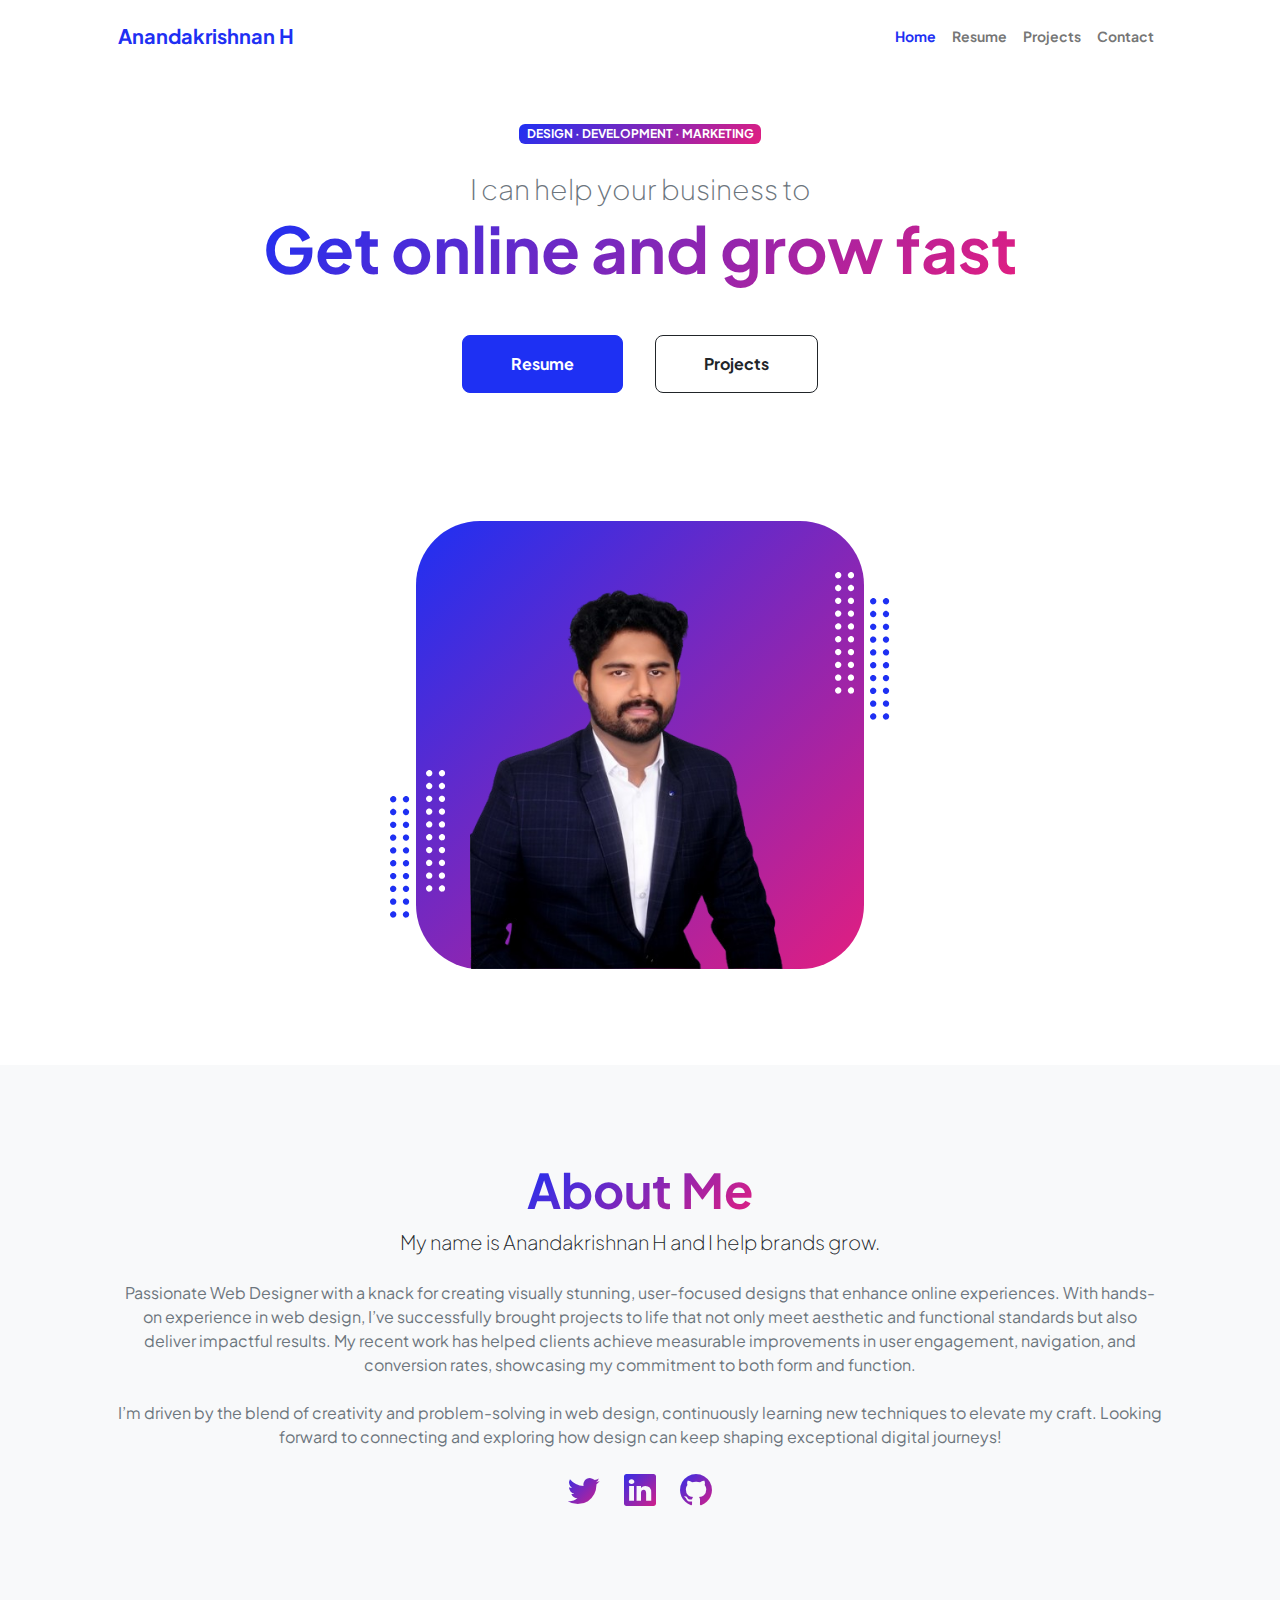
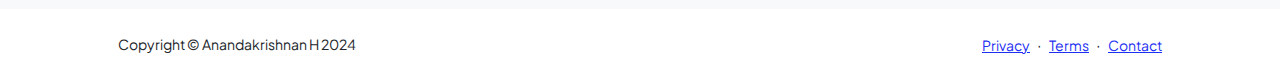
<file: index.html>
<!DOCTYPE html>
<html lang="en">
  <head>
    <meta charset="utf-8" />
    <meta
      name="viewport"
      content="width=device-width, initial-scale=1, shrink-to-fit=no"
    />
    <meta name="description" content="Anandakrishnan H - Web Developer and Full Stack Engineer Portfolio" />
    <meta name="keywords" content="Anandakrishnan, Ananthakrishnan, web developer, full stack developer, portfolio, software engineer, ak, lonewolf developer" />
    <meta name="author" content="Anandakrishnan" />
    <title>Anandakrishnan H</title>
    <!-- Favicon-->
    <link rel="icon" type="image/x-icon" href="assets/favicon.jpg" />
    <!-- Custom Google font-->
    <link rel="preconnect" href="https://fonts.googleapis.com" />
    <link rel="preconnect" href="https://fonts.gstatic.com" crossorigin />
    <link
      href="https://fonts.googleapis.com/css2?family=Plus+Jakarta+Sans:wght@100;200;300;400;500;600;700;800;900&amp;display=swap"
      rel="stylesheet"
    />
    <!-- Bootstrap icons-->
    <link
      href="https://cdn.jsdelivr.net/npm/bootstrap-icons@1.8.1/font/bootstrap-icons.css"
      rel="stylesheet"
    />
    <!-- Core theme CSS (includes Bootstrap)-->
    <link href="css/styles.css" rel="stylesheet" />
  </head>
  <body class="d-flex flex-column h-100">
    <main class="flex-shrink-0">
      <!-- Navigation-->
      <nav class="navbar navbar-expand-lg navbar-light bg-white py-3">
        <div class="container px-5">
          <a class="navbar-brand" href="index.html"
            ><span class="fw-bolder text-primary">Anandakrishnan H</span></a
          >
          <button
            class="navbar-toggler"
            type="button"
            data-bs-toggle="collapse"
            data-bs-target="#navbarSupportedContent"
            aria-controls="navbarSupportedContent"
            aria-expanded="false"
            aria-label="Toggle navigation"
          >
            <span class="navbar-toggler-icon"></span>
          </button>
          <div class="collapse navbar-collapse" id="navbarSupportedContent">
            <ul class="navbar-nav ms-auto mb-2 mb-lg-0 small fw-bolder">
              <li class="nav-item">
                <a class="nav-link text-primary" href="index.html">Home</a>
              </li>
              <li class="nav-item">
                <a class="nav-link" href="resume.html">Resume</a>
              </li>
              <li class="nav-item">
                <a class="nav-link" href="projects.html">Projects</a>
              </li>
              <li class="nav-item">
                <a class="nav-link" href="contact.html">Contact</a>
              </li>
            </ul>
          </div>
        </div>
      </nav>
      <!-- Header-->
      <header class="py-5">
        <div class="container px-5 pb-5">
          <div class="row gx-5 align-items-center">
            <div class="col-xxl-5">
              <!-- Header text content-->
              <div class="text-center text-xxl-start">
                <div
                  class="badge bg-gradient-primary-to-secondary text-white mb-4"
                >
                  <div class="text-uppercase">
                    Design &middot; Development &middot; Marketing
                  </div>
                </div>
                <div class="fs-3 fw-light text-muted">
                  I can help your business to
                </div>
                <h1 class="display-3 fw-bolder mb-5">
                  <span class="text-gradient d-inline"
                    >Get online and grow fast</span
                  >
                </h1>
                <div
                  class="d-grid gap-3 d-sm-flex justify-content-sm-center justify-content-xxl-start mb-3"
                >
                  <a
                    class="btn btn-primary btn-lg px-5 py-3 me-sm-3 fs-6 fw-bolder"
                    href="resume.html"
                    >Resume</a
                  >
                  <a
                    class="btn btn-outline-dark btn-lg px-5 py-3 fs-6 fw-bolder"
                    href="projects.html"
                    >Projects</a
                  >
                </div>
              </div>
            </div>
            <div class="col-xxl-7">
              <!-- Header profile picture-->
              <div class="d-flex justify-content-center mt-5 mt-xxl-0">
                <div class="profile bg-gradient-primary-to-secondary">
                  <!-- TIP: For best results, use a photo with a transparent background like the demo example below-->
                  <!-- Watch a tutorial on how to do this on YouTube (link)-->
                  <img class="profile-img" src="assets/me.png" alt="..." />
                  <div class="dots-1">
                    <!-- SVG Dots-->
                    <svg
                      version="1.1"
                      xmlns="http://www.w3.org/2000/svg"
                      xmlns:xlink="http://www.w3.org/1999/xlink"
                      x="0px"
                      y="0px"
                      viewBox="0 0 191.6 1215.4"
                      style="enable-background: new 0 0 191.6 1215.4"
                      xml:space="preserve"
                    >
                      <g
                        transform="translate(0.000000,1280.000000) scale(0.100000,-0.100000)"
                      >
                        <path
                          d="M227.7,12788.6c-105-35-200-141-222-248c-43-206,163-412,369-369c155,32,275,190,260,339c-11,105-90,213-190,262        C383.7,12801.6,289.7,12808.6,227.7,12788.6z"
                        ></path>
                        <path
                          d="M1507.7,12788.6c-151-50-253-216-222-362c25-119,136-230,254-255c194-41,395,142,375,339c-11,105-90,213-190,262        C1663.7,12801.6,1569.7,12808.6,1507.7,12788.6z"
                        ></path>
                        <path
                          d="M227.7,11508.6c-105-35-200-141-222-248c-43-206,163-412,369-369c155,32,275,190,260,339c-11,105-90,213-190,262        C383.7,11521.6,289.7,11528.6,227.7,11508.6z"
                        ></path>
                        <path
                          d="M1507.7,11508.6c-151-50-253-216-222-362c25-119,136-230,254-255c194-41,395,142,375,339c-11,105-90,213-190,262        C1663.7,11521.6,1569.7,11528.6,1507.7,11508.6z"
                        ></path>
                        <path
                          d="M227.7,10228.6c-105-35-200-141-222-248c-43-206,163-412,369-369c155,32,275,190,260,339c-11,105-90,213-190,262        C383.7,10241.6,289.7,10248.6,227.7,10228.6z"
                        ></path>
                        <path
                          d="M1507.7,10228.6c-105-35-200-141-222-248c-43-206,163-412,369-369c155,32,275,190,260,339c-11,105-90,213-190,262        C1663.7,10241.6,1569.7,10248.6,1507.7,10228.6z"
                        ></path>
                        <path
                          d="M227.7,8948.6c-105-35-200-141-222-248c-43-206,163-412,369-369c155,32,275,190,260,339c-11,105-90,213-190,262        C383.7,8961.6,289.7,8968.6,227.7,8948.6z"
                        ></path>
                        <path
                          d="M1507.7,8948.6c-105-35-200-141-222-248c-43-206,163-412,369-369c155,32,275,190,260,339c-11,105-90,213-190,262        C1663.7,8961.6,1569.7,8968.6,1507.7,8948.6z"
                        ></path>
                        <path
                          d="M227.7,7668.6c-105-35-200-141-222-248c-43-206,163-412,369-369c155,32,275,190,260,339c-11,105-90,213-190,262        C383.7,7681.6,289.7,7688.6,227.7,7668.6z"
                        ></path>
                        <path
                          d="M1507.7,7668.6c-105-35-200-141-222-248c-43-206,163-412,369-369c155,32,275,190,260,339c-11,105-90,213-190,262        C1663.7,7681.6,1569.7,7688.6,1507.7,7668.6z"
                        ></path>
                        <path
                          d="M227.7,6388.6c-105-35-200-141-222-248c-43-206,163-412,369-369c155,32,275,190,260,339c-11,105-90,213-190,262        C383.7,6401.6,289.7,6408.6,227.7,6388.6z"
                        ></path>
                        <path
                          d="M1507.7,6388.6c-105-35-200-141-222-248c-43-206,163-412,369-369c155,32,275,190,260,339c-11,105-90,213-190,262        C1663.7,6401.6,1569.7,6408.6,1507.7,6388.6z"
                        ></path>
                        <path
                          d="M227.7,5108.6c-105-35-200-141-222-248c-43-206,163-412,369-369c155,32,275,190,260,339c-11,105-90,213-190,262        C383.7,5121.6,289.7,5128.6,227.7,5108.6z"
                        ></path>
                        <path
                          d="M1507.7,5108.6c-105-35-200-141-222-248c-43-206,163-412,369-369c155,32,275,190,260,339c-11,105-90,213-190,262        C1663.7,5121.6,1569.7,5128.6,1507.7,5108.6z"
                        ></path>
                        <path
                          d="M227.7,3828.6c-105-35-200-141-222-248c-43-206,163-412,369-369c155,32,275,190,260,339c-11,105-90,213-190,262        C383.7,3841.6,289.7,3848.6,227.7,3828.6z"
                        ></path>
                        <path
                          d="M1507.7,3828.6c-105-35-200-141-222-248c-43-206,163-412,369-369c155,32,275,190,260,339c-11,105-90,213-190,262        C1663.7,3841.6,1569.7,3848.6,1507.7,3828.6z"
                        ></path>
                        <path
                          d="M227.7,2548.6c-105-35-200-141-222-248c-43-206,163-412,369-369c155,32,275,190,260,339c-11,105-90,213-190,262        C383.7,2561.6,289.7,2568.6,227.7,2548.6z"
                        ></path>
                        <path
                          d="M1507.7,2548.6c-105-35-200-141-222-248c-43-206,163-412,369-369c155,32,275,190,260,339c-11,105-90,213-190,262        C1663.7,2561.6,1569.7,2568.6,1507.7,2548.6z"
                        ></path>
                        <path
                          d="M227.7,1268.6c-105-35-200-141-222-248c-43-206,163-412,369-369c155,32,275,190,260,339c-11,105-90,213-190,262        C383.7,1281.6,289.7,1288.6,227.7,1268.6z"
                        ></path>
                        <path
                          d="M1507.7,1268.6c-105-35-200-141-222-248c-43-206,163-412,369-369c155,32,275,190,260,339c-11,105-90,213-190,262        C1663.7,1281.6,1569.7,1288.6,1507.7,1268.6z"
                        ></path>
                      </g>
                    </svg>
                    <!-- END of SVG dots-->
                  </div>
                  <div class="dots-2">
                    <!-- SVG Dots-->
                    <svg
                      version="1.1"
                      xmlns="http://www.w3.org/2000/svg"
                      xmlns:xlink="http://www.w3.org/1999/xlink"
                      x="0px"
                      y="0px"
                      viewBox="0 0 191.6 1215.4"
                      style="enable-background: new 0 0 191.6 1215.4"
                      xml:space="preserve"
                    >
                      <g
                        transform="translate(0.000000,1280.000000) scale(0.100000,-0.100000)"
                      >
                        <path
                          d="M227.7,12788.6c-105-35-200-141-222-248c-43-206,163-412,369-369c155,32,275,190,260,339c-11,105-90,213-190,262        C383.7,12801.6,289.7,12808.6,227.7,12788.6z"
                        ></path>
                        <path
                          d="M1507.7,12788.6c-151-50-253-216-222-362c25-119,136-230,254-255c194-41,395,142,375,339c-11,105-90,213-190,262        C1663.7,12801.6,1569.7,12808.6,1507.7,12788.6z"
                        ></path>
                        <path
                          d="M227.7,11508.6c-105-35-200-141-222-248c-43-206,163-412,369-369c155,32,275,190,260,339c-11,105-90,213-190,262        C383.7,11521.6,289.7,11528.6,227.7,11508.6z"
                        ></path>
                        <path
                          d="M1507.7,11508.6c-151-50-253-216-222-362c25-119,136-230,254-255c194-41,395,142,375,339c-11,105-90,213-190,262        C1663.7,11521.6,1569.7,11528.6,1507.7,11508.6z"
                        ></path>
                        <path
                          d="M227.7,10228.6c-105-35-200-141-222-248c-43-206,163-412,369-369c155,32,275,190,260,339c-11,105-90,213-190,262        C383.7,10241.6,289.7,10248.6,227.7,10228.6z"
                        ></path>
                        <path
                          d="M1507.7,10228.6c-105-35-200-141-222-248c-43-206,163-412,369-369c155,32,275,190,260,339c-11,105-90,213-190,262        C1663.7,10241.6,1569.7,10248.6,1507.7,10228.6z"
                        ></path>
                        <path
                          d="M227.7,8948.6c-105-35-200-141-222-248c-43-206,163-412,369-369c155,32,275,190,260,339c-11,105-90,213-190,262        C383.7,8961.6,289.7,8968.6,227.7,8948.6z"
                        ></path>
                        <path
                          d="M1507.7,8948.6c-105-35-200-141-222-248c-43-206,163-412,369-369c155,32,275,190,260,339c-11,105-90,213-190,262        C1663.7,8961.6,1569.7,8968.6,1507.7,8948.6z"
                        ></path>
                        <path
                          d="M227.7,7668.6c-105-35-200-141-222-248c-43-206,163-412,369-369c155,32,275,190,260,339c-11,105-90,213-190,262        C383.7,7681.6,289.7,7688.6,227.7,7668.6z"
                        ></path>
                        <path
                          d="M1507.7,7668.6c-105-35-200-141-222-248c-43-206,163-412,369-369c155,32,275,190,260,339c-11,105-90,213-190,262        C1663.7,7681.6,1569.7,7688.6,1507.7,7668.6z"
                        ></path>
                        <path
                          d="M227.7,6388.6c-105-35-200-141-222-248c-43-206,163-412,369-369c155,32,275,190,260,339c-11,105-90,213-190,262        C383.7,6401.6,289.7,6408.6,227.7,6388.6z"
                        ></path>
                        <path
                          d="M1507.7,6388.6c-105-35-200-141-222-248c-43-206,163-412,369-369c155,32,275,190,260,339c-11,105-90,213-190,262        C1663.7,6401.6,1569.7,6408.6,1507.7,6388.6z"
                        ></path>
                        <path
                          d="M227.7,5108.6c-105-35-200-141-222-248c-43-206,163-412,369-369c155,32,275,190,260,339c-11,105-90,213-190,262        C383.7,5121.6,289.7,5128.6,227.7,5108.6z"
                        ></path>
                        <path
                          d="M1507.7,5108.6c-105-35-200-141-222-248c-43-206,163-412,369-369c155,32,275,190,260,339c-11,105-90,213-190,262        C1663.7,5121.6,1569.7,5128.6,1507.7,5108.6z"
                        ></path>
                        <path
                          d="M227.7,3828.6c-105-35-200-141-222-248c-43-206,163-412,369-369c155,32,275,190,260,339c-11,105-90,213-190,262        C383.7,3841.6,289.7,3848.6,227.7,3828.6z"
                        ></path>
                        <path
                          d="M1507.7,3828.6c-105-35-200-141-222-248c-43-206,163-412,369-369c155,32,275,190,260,339c-11,105-90,213-190,262        C1663.7,3841.6,1569.7,3848.6,1507.7,3828.6z"
                        ></path>
                        <path
                          d="M227.7,2548.6c-105-35-200-141-222-248c-43-206,163-412,369-369c155,32,275,190,260,339c-11,105-90,213-190,262        C383.7,2561.6,289.7,2568.6,227.7,2548.6z"
                        ></path>
                        <path
                          d="M1507.7,2548.6c-105-35-200-141-222-248c-43-206,163-412,369-369c155,32,275,190,260,339c-11,105-90,213-190,262        C1663.7,2561.6,1569.7,2568.6,1507.7,2548.6z"
                        ></path>
                        <path
                          d="M227.7,1268.6c-105-35-200-141-222-248c-43-206,163-412,369-369c155,32,275,190,260,339c-11,105-90,213-190,262        C383.7,1281.6,289.7,1288.6,227.7,1268.6z"
                        ></path>
                        <path
                          d="M1507.7,1268.6c-105-35-200-141-222-248c-43-206,163-412,369-369c155,32,275,190,260,339c-11,105-90,213-190,262        C1663.7,1281.6,1569.7,1288.6,1507.7,1268.6z"
                        ></path>
                      </g>
                    </svg>
                    <!-- END of SVG dots-->
                  </div>
                  <div class="dots-3">
                    <!-- SVG Dots-->
                    <svg
                      version="1.1"
                      xmlns="http://www.w3.org/2000/svg"
                      xmlns:xlink="http://www.w3.org/1999/xlink"
                      x="0px"
                      y="0px"
                      viewBox="0 0 191.6 1215.4"
                      style="enable-background: new 0 0 191.6 1215.4"
                      xml:space="preserve"
                    >
                      <g
                        transform="translate(0.000000,1280.000000) scale(0.100000,-0.100000)"
                      >
                        <path
                          d="M227.7,12788.6c-105-35-200-141-222-248c-43-206,163-412,369-369c155,32,275,190,260,339c-11,105-90,213-190,262        C383.7,12801.6,289.7,12808.6,227.7,12788.6z"
                        ></path>
                        <path
                          d="M1507.7,12788.6c-151-50-253-216-222-362c25-119,136-230,254-255c194-41,395,142,375,339c-11,105-90,213-190,262        C1663.7,12801.6,1569.7,12808.6,1507.7,12788.6z"
                        ></path>
                        <path
                          d="M227.7,11508.6c-105-35-200-141-222-248c-43-206,163-412,369-369c155,32,275,190,260,339c-11,105-90,213-190,262        C383.7,11521.6,289.7,11528.6,227.7,11508.6z"
                        ></path>
                        <path
                          d="M1507.7,11508.6c-151-50-253-216-222-362c25-119,136-230,254-255c194-41,395,142,375,339c-11,105-90,213-190,262        C1663.7,11521.6,1569.7,11528.6,1507.7,11508.6z"
                        ></path>
                        <path
                          d="M227.7,10228.6c-105-35-200-141-222-248c-43-206,163-412,369-369c155,32,275,190,260,339c-11,105-90,213-190,262        C383.7,10241.6,289.7,10248.6,227.7,10228.6z"
                        ></path>
                        <path
                          d="M1507.7,10228.6c-105-35-200-141-222-248c-43-206,163-412,369-369c155,32,275,190,260,339c-11,105-90,213-190,262        C1663.7,10241.6,1569.7,10248.6,1507.7,10228.6z"
                        ></path>
                        <path
                          d="M227.7,8948.6c-105-35-200-141-222-248c-43-206,163-412,369-369c155,32,275,190,260,339c-11,105-90,213-190,262        C383.7,8961.6,289.7,8968.6,227.7,8948.6z"
                        ></path>
                        <path
                          d="M1507.7,8948.6c-105-35-200-141-222-248c-43-206,163-412,369-369c155,32,275,190,260,339c-11,105-90,213-190,262        C1663.7,8961.6,1569.7,8968.6,1507.7,8948.6z"
                        ></path>
                        <path
                          d="M227.7,7668.6c-105-35-200-141-222-248c-43-206,163-412,369-369c155,32,275,190,260,339c-11,105-90,213-190,262        C383.7,7681.6,289.7,7688.6,227.7,7668.6z"
                        ></path>
                        <path
                          d="M1507.7,7668.6c-105-35-200-141-222-248c-43-206,163-412,369-369c155,32,275,190,260,339c-11,105-90,213-190,262        C1663.7,7681.6,1569.7,7688.6,1507.7,7668.6z"
                        ></path>
                        <path
                          d="M227.7,6388.6c-105-35-200-141-222-248c-43-206,163-412,369-369c155,32,275,190,260,339c-11,105-90,213-190,262        C383.7,6401.6,289.7,6408.6,227.7,6388.6z"
                        ></path>
                        <path
                          d="M1507.7,6388.6c-105-35-200-141-222-248c-43-206,163-412,369-369c155,32,275,190,260,339c-11,105-90,213-190,262        C1663.7,6401.6,1569.7,6408.6,1507.7,6388.6z"
                        ></path>
                        <path
                          d="M227.7,5108.6c-105-35-200-141-222-248c-43-206,163-412,369-369c155,32,275,190,260,339c-11,105-90,213-190,262        C383.7,5121.6,289.7,5128.6,227.7,5108.6z"
                        ></path>
                        <path
                          d="M1507.7,5108.6c-105-35-200-141-222-248c-43-206,163-412,369-369c155,32,275,190,260,339c-11,105-90,213-190,262        C1663.7,5121.6,1569.7,5128.6,1507.7,5108.6z"
                        ></path>
                        <path
                          d="M227.7,3828.6c-105-35-200-141-222-248c-43-206,163-412,369-369c155,32,275,190,260,339c-11,105-90,213-190,262        C383.7,3841.6,289.7,3848.6,227.7,3828.6z"
                        ></path>
                        <path
                          d="M1507.7,3828.6c-105-35-200-141-222-248c-43-206,163-412,369-369c155,32,275,190,260,339c-11,105-90,213-190,262        C1663.7,3841.6,1569.7,3848.6,1507.7,3828.6z"
                        ></path>
                        <path
                          d="M227.7,2548.6c-105-35-200-141-222-248c-43-206,163-412,369-369c155,32,275,190,260,339c-11,105-90,213-190,262        C383.7,2561.6,289.7,2568.6,227.7,2548.6z"
                        ></path>
                        <path
                          d="M1507.7,2548.6c-105-35-200-141-222-248c-43-206,163-412,369-369c155,32,275,190,260,339c-11,105-90,213-190,262        C1663.7,2561.6,1569.7,2568.6,1507.7,2548.6z"
                        ></path>
                        <path
                          d="M227.7,1268.6c-105-35-200-141-222-248c-43-206,163-412,369-369c155,32,275,190,260,339c-11,105-90,213-190,262        C383.7,1281.6,289.7,1288.6,227.7,1268.6z"
                        ></path>
                        <path
                          d="M1507.7,1268.6c-105-35-200-141-222-248c-43-206,163-412,369-369c155,32,275,190,260,339c-11,105-90,213-190,262        C1663.7,1281.6,1569.7,1288.6,1507.7,1268.6z"
                        ></path>
                      </g>
                    </svg>
                    <!-- END of SVG dots-->
                  </div>
                  <div class="dots-4">
                    <!-- SVG Dots-->
                    <svg
                      version="1.1"
                      xmlns="http://www.w3.org/2000/svg"
                      xmlns:xlink="http://www.w3.org/1999/xlink"
                      x="0px"
                      y="0px"
                      viewBox="0 0 191.6 1215.4"
                      style="enable-background: new 0 0 191.6 1215.4"
                      xml:space="preserve"
                    >
                      <g
                        transform="translate(0.000000,1280.000000) scale(0.100000,-0.100000)"
                      >
                        <path
                          d="M227.7,12788.6c-105-35-200-141-222-248c-43-206,163-412,369-369c155,32,275,190,260,339c-11,105-90,213-190,262        C383.7,12801.6,289.7,12808.6,227.7,12788.6z"
                        ></path>
                        <path
                          d="M1507.7,12788.6c-151-50-253-216-222-362c25-119,136-230,254-255c194-41,395,142,375,339c-11,105-90,213-190,262        C1663.7,12801.6,1569.7,12808.6,1507.7,12788.6z"
                        ></path>
                        <path
                          d="M227.7,11508.6c-105-35-200-141-222-248c-43-206,163-412,369-369c155,32,275,190,260,339c-11,105-90,213-190,262        C383.7,11521.6,289.7,11528.6,227.7,11508.6z"
                        ></path>
                        <path
                          d="M1507.7,11508.6c-151-50-253-216-222-362c25-119,136-230,254-255c194-41,395,142,375,339c-11,105-90,213-190,262        C1663.7,11521.6,1569.7,11528.6,1507.7,11508.6z"
                        ></path>
                        <path
                          d="M227.7,10228.6c-105-35-200-141-222-248c-43-206,163-412,369-369c155,32,275,190,260,339c-11,105-90,213-190,262        C383.7,10241.6,289.7,10248.6,227.7,10228.6z"
                        ></path>
                        <path
                          d="M1507.7,10228.6c-105-35-200-141-222-248c-43-206,163-412,369-369c155,32,275,190,260,339c-11,105-90,213-190,262        C1663.7,10241.6,1569.7,10248.6,1507.7,10228.6z"
                        ></path>
                        <path
                          d="M227.7,8948.6c-105-35-200-141-222-248c-43-206,163-412,369-369c155,32,275,190,260,339c-11,105-90,213-190,262        C383.7,8961.6,289.7,8968.6,227.7,8948.6z"
                        ></path>
                        <path
                          d="M1507.7,8948.6c-105-35-200-141-222-248c-43-206,163-412,369-369c155,32,275,190,260,339c-11,105-90,213-190,262        C1663.7,8961.6,1569.7,8968.6,1507.7,8948.6z"
                        ></path>
                        <path
                          d="M227.7,7668.6c-105-35-200-141-222-248c-43-206,163-412,369-369c155,32,275,190,260,339c-11,105-90,213-190,262        C383.7,7681.6,289.7,7688.6,227.7,7668.6z"
                        ></path>
                        <path
                          d="M1507.7,7668.6c-105-35-200-141-222-248c-43-206,163-412,369-369c155,32,275,190,260,339c-11,105-90,213-190,262        C1663.7,7681.6,1569.7,7688.6,1507.7,7668.6z"
                        ></path>
                        <path
                          d="M227.7,6388.6c-105-35-200-141-222-248c-43-206,163-412,369-369c155,32,275,190,260,339c-11,105-90,213-190,262        C383.7,6401.6,289.7,6408.6,227.7,6388.6z"
                        ></path>
                        <path
                          d="M1507.7,6388.6c-105-35-200-141-222-248c-43-206,163-412,369-369c155,32,275,190,260,339c-11,105-90,213-190,262        C1663.7,6401.6,1569.7,6408.6,1507.7,6388.6z"
                        ></path>
                        <path
                          d="M227.7,5108.6c-105-35-200-141-222-248c-43-206,163-412,369-369c155,32,275,190,260,339c-11,105-90,213-190,262        C383.7,5121.6,289.7,5128.6,227.7,5108.6z"
                        ></path>
                        <path
                          d="M1507.7,5108.6c-105-35-200-141-222-248c-43-206,163-412,369-369c155,32,275,190,260,339c-11,105-90,213-190,262        C1663.7,5121.6,1569.7,5128.6,1507.7,5108.6z"
                        ></path>
                        <path
                          d="M227.7,3828.6c-105-35-200-141-222-248c-43-206,163-412,369-369c155,32,275,190,260,339c-11,105-90,213-190,262        C383.7,3841.6,289.7,3848.6,227.7,3828.6z"
                        ></path>
                        <path
                          d="M1507.7,3828.6c-105-35-200-141-222-248c-43-206,163-412,369-369c155,32,275,190,260,339c-11,105-90,213-190,262        C1663.7,3841.6,1569.7,3848.6,1507.7,3828.6z"
                        ></path>
                        <path
                          d="M227.7,2548.6c-105-35-200-141-222-248c-43-206,163-412,369-369c155,32,275,190,260,339c-11,105-90,213-190,262        C383.7,2561.6,289.7,2568.6,227.7,2548.6z"
                        ></path>
                        <path
                          d="M1507.7,2548.6c-105-35-200-141-222-248c-43-206,163-412,369-369c155,32,275,190,260,339c-11,105-90,213-190,262        C1663.7,2561.6,1569.7,2568.6,1507.7,2548.6z"
                        ></path>
                        <path
                          d="M227.7,1268.6c-105-35-200-141-222-248c-43-206,163-412,369-369c155,32,275,190,260,339c-11,105-90,213-190,262        C383.7,1281.6,289.7,1288.6,227.7,1268.6z"
                        ></path>
                        <path
                          d="M1507.7,1268.6c-105-35-200-141-222-248c-43-206,163-412,369-369c155,32,275,190,260,339c-11,105-90,213-190,262        C1663.7,1281.6,1569.7,1288.6,1507.7,1268.6z"
                        ></path>
                      </g>
                    </svg>
                    <!-- END of SVG dots-->
                  </div>
                </div>
              </div>
            </div>
          </div>
        </div>
      </header>
      <!-- About Section-->
      <section class="bg-light py-5">
        <div class="container px-5">
          <div class="row gx-5 justify-content-center">
            <div class="col-xxl-8">
              <div class="text-center my-5">
                <h2 class="display-5 fw-bolder">
                  <span class="text-gradient d-inline">About Me</span>
                </h2>
                <p class="lead fw-light mb-4">
                  My name is Anandakrishnan H and I help brands grow.
                </p>
                <p class="text-muted">
                  Passionate Web Designer with a knack for creating visually
                  stunning, user-focused designs that enhance online
                  experiences. With hands-on experience in web design, I’ve
                  successfully brought projects to life that not only meet
                  aesthetic and functional standards but also deliver impactful
                  results. My recent work has helped clients achieve measurable
                  improvements in user engagement, navigation, and conversion
                  rates, showcasing my commitment to both form and function.<br /><br />

                  I’m driven by the blend of creativity and problem-solving in
                  web design, continuously learning new techniques to elevate my
                  craft. Looking forward to connecting and exploring how design
                  can keep shaping exceptional digital journeys!
                </p>
                <div class="d-flex justify-content-center fs-2 gap-4">
                  <a class="text-gradient" href="https://twitter.com/Anandak19H"
                    ><i class="bi bi-twitter"></i
                  ></a>
                  <a
                    class="text-gradient"
                    href="https://www.linkedin.com/in/anandakrishnan-h/"
                    ><i class="bi bi-linkedin"></i
                  ></a>
                  <a class="text-gradient" href="https://github.com/anandak19"
                    ><i class="bi bi-github"></i
                  ></a>
                </div>
              </div>
            </div>
          </div>
        </div>
      </section>
    </main>
    <!-- Footer-->
    <footer class="bg-white py-4 mt-auto">
      <div class="container px-5">
        <div
          class="row align-items-center justify-content-between flex-column flex-sm-row"
        >
          <div class="col-auto">
            <div class="small m-0">Copyright &copy; Anandakrishnan H 2024</div>
          </div>
          <div class="col-auto">
            <a class="small" href="privacy.html">Privacy</a>
            <span class="mx-1">&middot;</span>
            <a class="small" href="terms.html">Terms</a>
            <span class="mx-1">&middot;</span>
            <a class="small" href="contact.html">Contact</a>
          </div>
        </div>
      </div>
    </footer>
    <!-- Bootstrap core JS-->
    <script src="https://cdn.jsdelivr.net/npm/bootstrap@5.2.3/dist/js/bootstrap.bundle.min.js"></script>
    <!-- Core theme JS-->
    <!-- <script src="js/scripts.js"></script> -->
  </body>
</html>
</file>
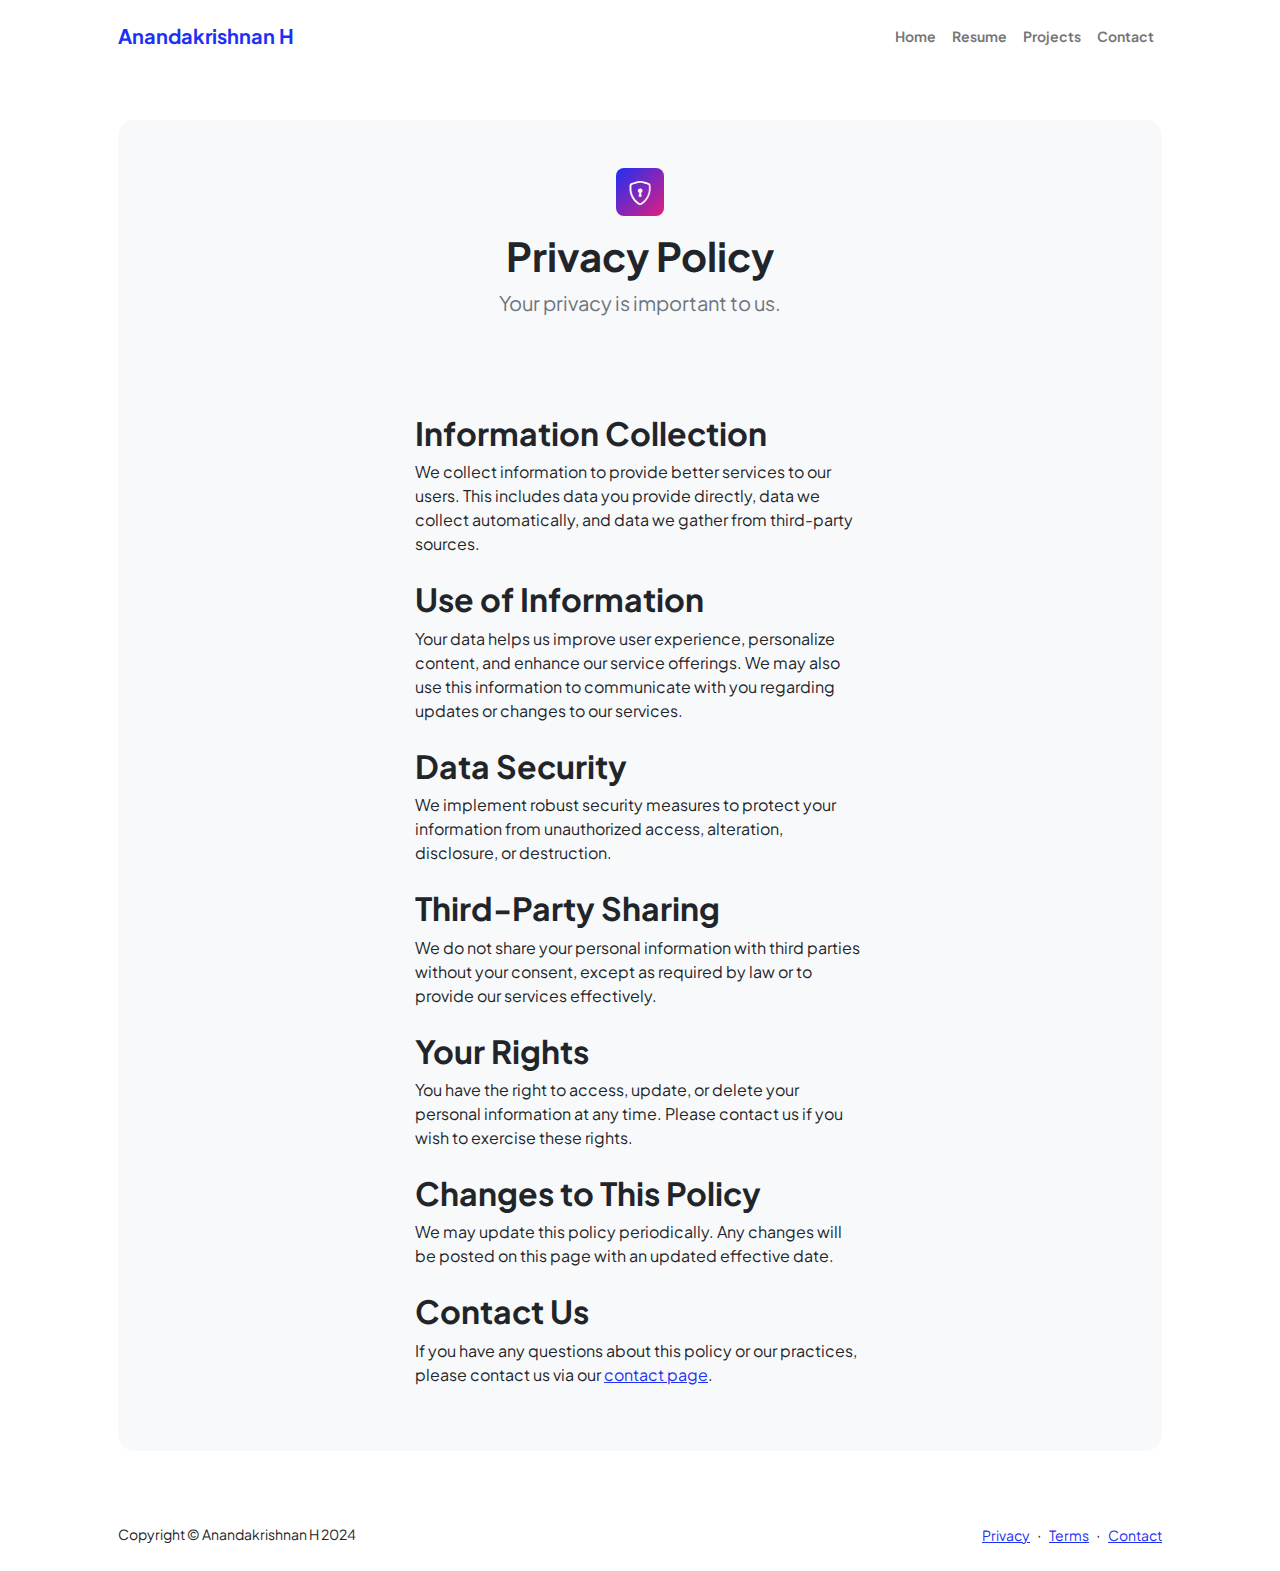
<file: privacy.html>
<!DOCTYPE html>
<html lang="en">
    <head>
        <meta charset="utf-8" />
        <meta name="viewport" content="width=device-width, initial-scale=1, shrink-to-fit=no" />
        <meta name="description" content="Privacy Policy" />
        <meta name="author" content="Anandakrishnan H" />
        <title>Privacy Policy - Anandakrishnan</title>
        <!-- Favicon-->
        <link rel="icon" type="image/x-icon" href="assets/favicon.jpg" />
        <!-- Custom Google font-->
        <link rel="preconnect" href="https://fonts.googleapis.com" />
        <link rel="preconnect" href="https://fonts.gstatic.com" crossorigin />
        <link href="https://fonts.googleapis.com/css2?family=Plus+Jakarta+Sans:wght@100;200;300;400;500;600;700;800;900&amp;display=swap" rel="stylesheet" />
        <!-- Bootstrap icons-->
        <link href="https://cdn.jsdelivr.net/npm/bootstrap-icons@1.8.1/font/bootstrap-icons.css" rel="stylesheet" />
        <!-- Core theme CSS (includes Bootstrap)-->
        <link href="css/styles.css" rel="stylesheet" />
    </head>
    <body class="d-flex flex-column">
        <main class="flex-shrink-0">
            <!-- Navigation-->
            <nav class="navbar navbar-expand-lg navbar-light bg-white py-3">
                <div class="container px-5">
                    <a class="navbar-brand" href="index.html"><span class="fw-bolder text-primary">Anandakrishnan H</span></a>
                    <button class="navbar-toggler" type="button" data-bs-toggle="collapse" data-bs-target="#navbarSupportedContent" aria-controls="navbarSupportedContent" aria-expanded="false" aria-label="Toggle navigation"><span class="navbar-toggler-icon"></span></button>
                    <div class="collapse navbar-collapse" id="navbarSupportedContent">
                        <ul class="navbar-nav ms-auto mb-2 mb-lg-0 small fw-bolder">
                            <li class="nav-item"><a class="nav-link" href="index.html">Home</a></li>
                            <li class="nav-item"><a class="nav-link" href="resume.html">Resume</a></li>
                            <li class="nav-item"><a class="nav-link" href="projects.html">Projects</a></li>
                            <li class="nav-item"><a class="nav-link" href="contact.html">Contact</a></li>
                        </ul>
                    </div>
                </div>
            </nav>
            <!-- Page content-->
            <section class="py-5">
                <div class="container px-5">
                    <div class="bg-light rounded-4 py-5 px-4 px-md-5">
                        <div class="text-center mb-5">
                            <div class="feature bg-primary bg-gradient-primary-to-secondary text-white rounded-3 mb-3"><i class="bi bi-shield-lock"></i></div>
                            <h1 class="fw-bolder">Privacy Policy</h1>
                            <p class="lead fw-normal text-muted mb-0">Your privacy is important to us.</p>
                        </div>
                        <div class="row gx-5 justify-content-center">
                            <div class="col-lg-8 col-xl-6">
                                <h2 class="fw-bolder mt-5">Information Collection</h2>
                                <p>We collect information to provide better services to our users. This includes data you provide directly, data we collect automatically, and data we gather from third-party sources.</p>
                                
                                <h2 class="fw-bolder mt-4">Use of Information</h2>
                                <p>Your data helps us improve user experience, personalize content, and enhance our service offerings. We may also use this information to communicate with you regarding updates or changes to our services.</p>

                                <h2 class="fw-bolder mt-4">Data Security</h2>
                                <p>We implement robust security measures to protect your information from unauthorized access, alteration, disclosure, or destruction.</p>

                                <h2 class="fw-bolder mt-4">Third-Party Sharing</h2>
                                <p>We do not share your personal information with third parties without your consent, except as required by law or to provide our services effectively.</p>

                                <h2 class="fw-bolder mt-4">Your Rights</h2>
                                <p>You have the right to access, update, or delete your personal information at any time. Please contact us if you wish to exercise these rights.</p>

                                <h2 class="fw-bolder mt-4">Changes to This Policy</h2>
                                <p>We may update this policy periodically. Any changes will be posted on this page with an updated effective date.</p>

                                <h2 class="fw-bolder mt-4">Contact Us</h2>
                                <p>If you have any questions about this policy or our practices, please contact us via our <a href="contact.html">contact page</a>.</p>
                            </div>
                        </div>
                    </div>
                </div>
            </section>
        </main>
        <!-- Footer-->
        <footer class="bg-white py-4 mt-auto">
            <div class="container px-5">
                <div class="row align-items-center justify-content-between flex-column flex-sm-row">
                    <div class="col-auto"><div class="small m-0">Copyright &copy; Anandakrishnan H 2024</div></div>
                    <div class="col-auto">
                        <a class="small" href="privacy.html">Privacy</a>
                        <span class="mx-1">&middot;</span>
                        <a class="small" href="terms.html">Terms</a>
                        <span class="mx-1">&middot;</span>
                        <a class="small" href="contact.html">Contact</a>
                    </div>
                </div>
            </div>
        </footer>
        <!-- Bootstrap core JS-->
        <script src="https://cdn.jsdelivr.net/npm/bootstrap@5.2.3/dist/js/bootstrap.bundle.min.js"></script>
        <!-- Core theme JS-->
    </body>
</html>
</file>
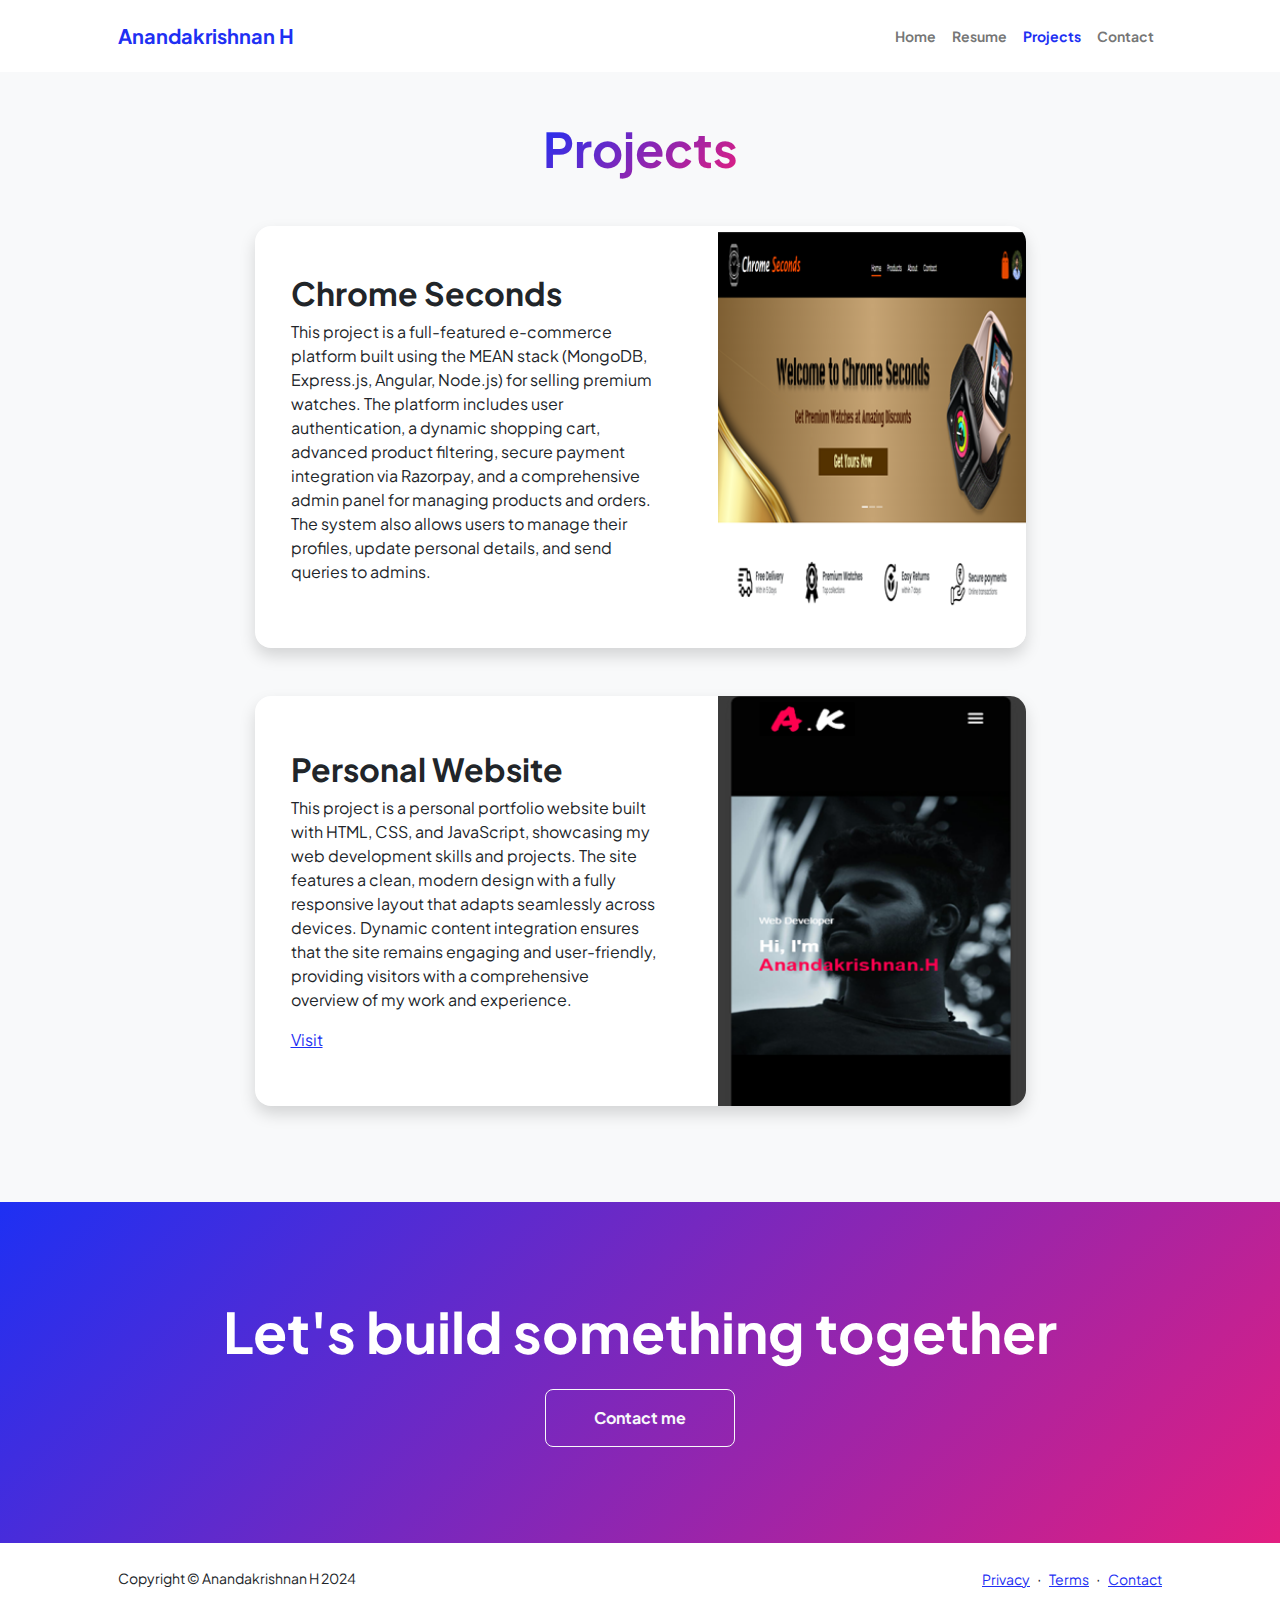
<file: projects.html>
<!DOCTYPE html>
<html lang="en">
    <head>
        <meta charset="utf-8" />
        <meta name="viewport" content="width=device-width, initial-scale=1, shrink-to-fit=no" />
        <meta name="description" content="" />
        <meta name="author" content="Anandakrishnan" />
        <title>Projects - Anandakrishnan</title>
        <!-- Favicon-->
        <link rel="icon" type="image/x-icon" href="assets/favicon.jpg" />
        <!-- Custom Google font-->
        <link rel="preconnect" href="https://fonts.googleapis.com" />
        <link rel="preconnect" href="https://fonts.gstatic.com" crossorigin />
        <link href="https://fonts.googleapis.com/css2?family=Plus+Jakarta+Sans:wght@100;200;300;400;500;600;700;800;900&amp;display=swap" rel="stylesheet" />
        <!-- Bootstrap icons-->
        <link href="https://cdn.jsdelivr.net/npm/bootstrap-icons@1.8.1/font/bootstrap-icons.css" rel="stylesheet" />
        <!-- Core theme CSS (includes Bootstrap)-->
        <link href="css/styles.css" rel="stylesheet" />
    </head>
    <body class="d-flex flex-column h-100 bg-light">
        <main class="flex-shrink-0">
            <!-- Navigation-->
            <nav class="navbar navbar-expand-lg navbar-light bg-white py-3">
                <div class="container px-5">
                    <a class="navbar-brand" href="index.html"><span class="fw-bolder text-primary">Anandakrishnan H</span></a>
                    <button class="navbar-toggler" type="button" data-bs-toggle="collapse" data-bs-target="#navbarSupportedContent" aria-controls="navbarSupportedContent" aria-expanded="false" aria-label="Toggle navigation"><span class="navbar-toggler-icon"></span></button>
                    <div class="collapse navbar-collapse" id="navbarSupportedContent">
                        <ul class="navbar-nav ms-auto mb-2 mb-lg-0 small fw-bolder">
                            <li class="nav-item"><a class="nav-link" href="index.html">Home</a></li>
                            <li class="nav-item"><a class="nav-link" href="resume.html">Resume</a></li>
                            <li class="nav-item"><a class="nav-link text-primary" href="projects.html">Projects</a></li>
                            <li class="nav-item"><a class="nav-link" href="contact.html">Contact</a></li>
                        </ul>
                    </div>
                </div>
            </nav>
            <!-- Projects Section-->
            <section class="py-5">
                <div class="container px-5 mb-5">
                    <div class="text-center mb-5">
                        <h1 class="display-5 fw-bolder mb-0"><span class="text-gradient d-inline">Projects</span></h1>
                    </div>
                    <div class="row gx-5 justify-content-center">
                        <div class="col-lg-11 col-xl-9 col-xxl-8">
                            <!-- Project Card 1-->
                            <div class="card overflow-hidden shadow rounded-4 border-0 mb-5">
                                <div class="card-body p-0">
                                    <div class="row d-flex align-items-center">
                                        <div class="p-5 col-md-7 col-12">
                                            <h2 class="fw-bolder">Chrome Seconds</h2>
                                            <p>This project is a full-featured e-commerce platform built using the MEAN stack (MongoDB, Express.js, Angular, Node.js) for selling premium watches. The platform includes user authentication, a dynamic shopping cart, advanced product filtering, secure payment integration via Razorpay, and a comprehensive admin panel for managing products and orders. The system also allows users to manage their profiles, update personal details, and send queries to admins.</p>
                                        </div>
                                        <img class="img-fluid col-md-5 col-12" src="./assets/thumbs.png" alt="..." />
                                    </div>
                                </div>
                            </div>
                            <!-- Project Card 2-->
                            <div class="card overflow-hidden shadow rounded-4 border-0">
                                <div class="card-body p-0">
                                    <div class="row d-flex align-items-center">
                                        <div class="p-5 col-md-7 col-12">
                                            <h2 class="fw-bolder">Personal Website</h2>
                                            <p>This project is a personal portfolio website built with HTML, CSS, and JavaScript, showcasing my web development skills and projects. The site features a clean, modern design with a fully responsive layout that adapts seamlessly across devices. Dynamic content integration ensures that the site remains engaging and user-friendly, providing visitors with a comprehensive overview of my work and experience.</p>
                                            <a href="https://anandak19.github.io/my-website-AK/">Visit</a>
                                        </div>
                                        <img class="img-fluid col-md-5 col-12" src="./assets/Screenshot 2024-11-12 010717.png" alt="..." />
                                    </div>
                                </div>
                            </div>
                        </div>
                    </div>
                </div>
            </section>
            <!-- Call to action section-->
            <section class="py-5 bg-gradient-primary-to-secondary text-white">
                <div class="container px-5 my-5">
                    <div class="text-center">
                        <h2 class="display-4 fw-bolder mb-4">Let's build something together</h2>
                        <a class="btn btn-outline-light btn-lg px-5 py-3 fs-6 fw-bolder" href="contact.html">Contact me</a>
                    </div>
                </div>
            </section>
        </main>
        <!-- Footer-->
        <footer class="bg-white py-4 mt-auto">
            <div class="container px-5">
                <div class="row align-items-center justify-content-between flex-column flex-sm-row">
                    <div class="col-auto"><div class="small m-0">Copyright &copy; Anandakrishnan H 2024</div></div>
                    <div class="col-auto">
                        <a class="small" href="privacy.html">Privacy</a>
                        <span class="mx-1">&middot;</span>
                        <a class="small" href="terms.html">Terms</a>
                        <span class="mx-1">&middot;</span>
                        <a class="small" href="contact.html">Contact</a>
                    </div>
                </div>
            </div>
        </footer>
        <!-- Bootstrap core JS-->
        <script src="https://cdn.jsdelivr.net/npm/bootstrap@5.2.3/dist/js/bootstrap.bundle.min.js"></script>
        <!-- Core theme JS-->
    </body>
</html>
</file>
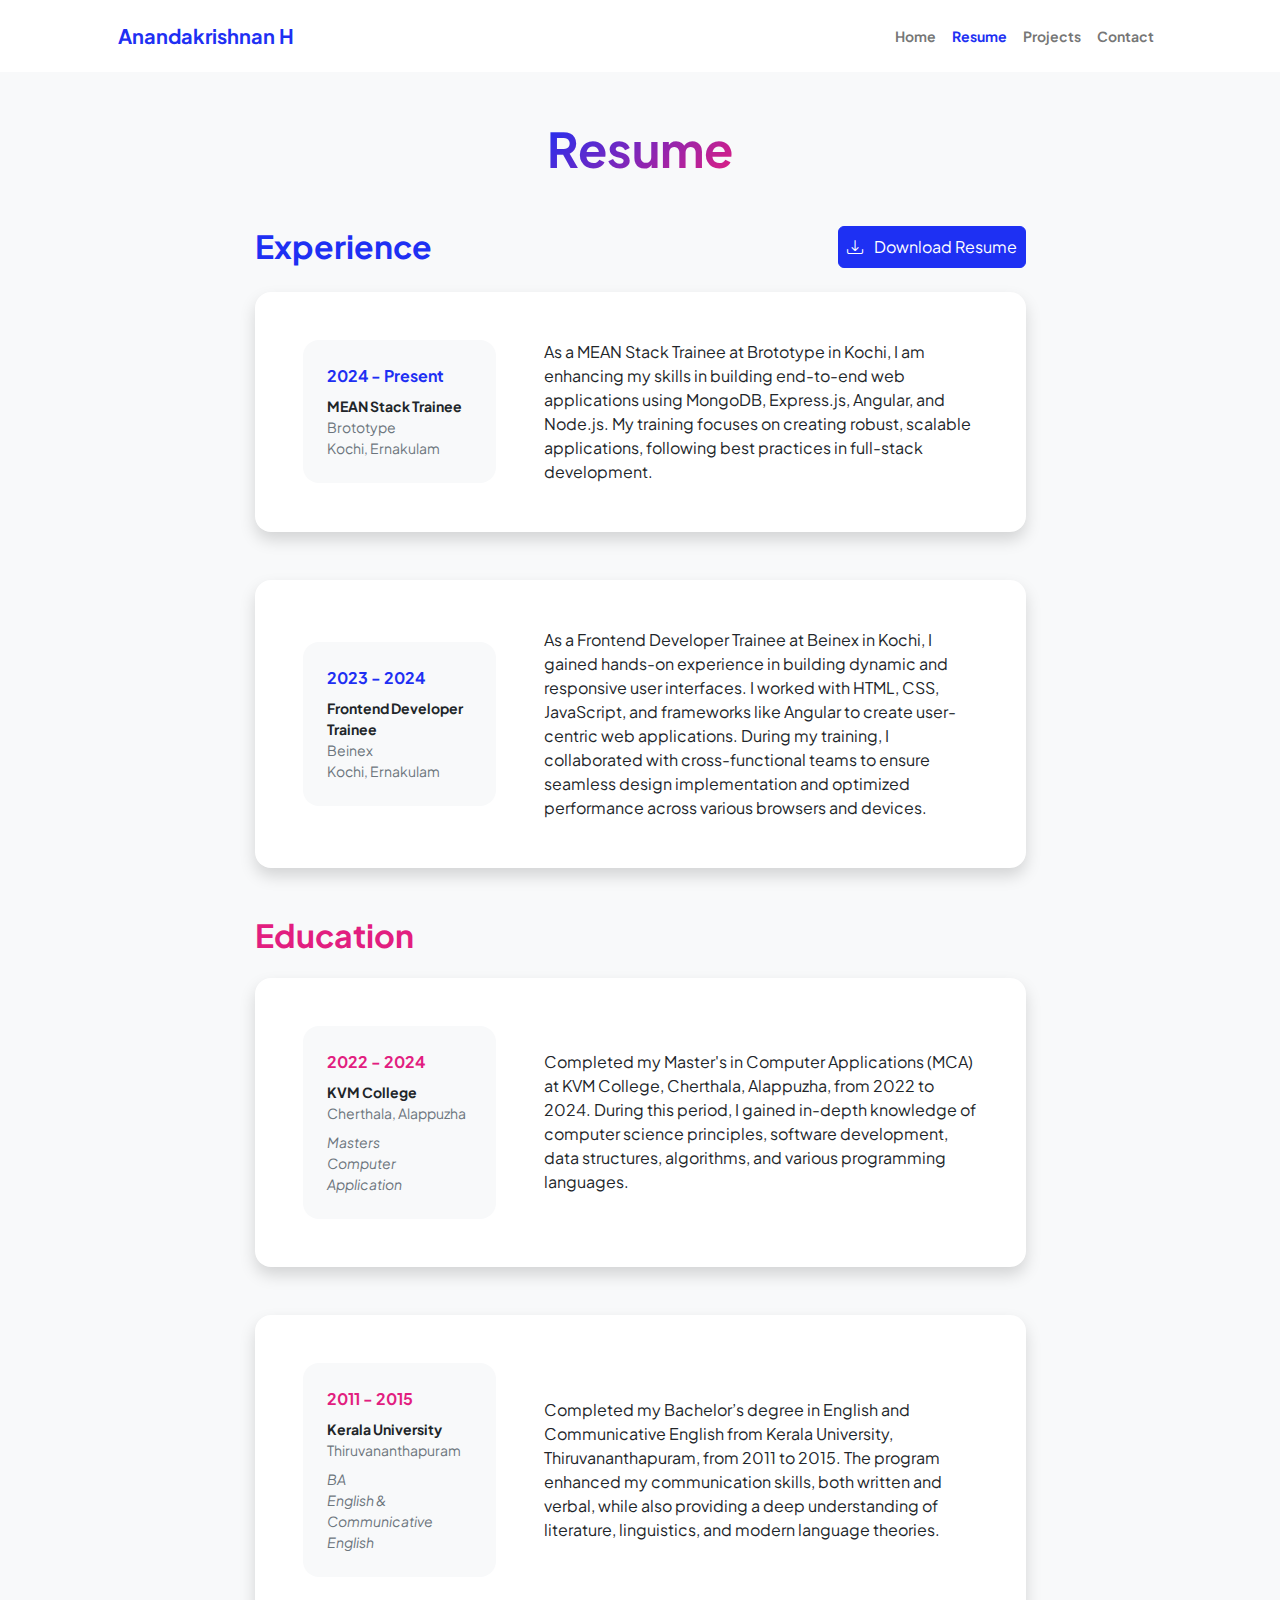
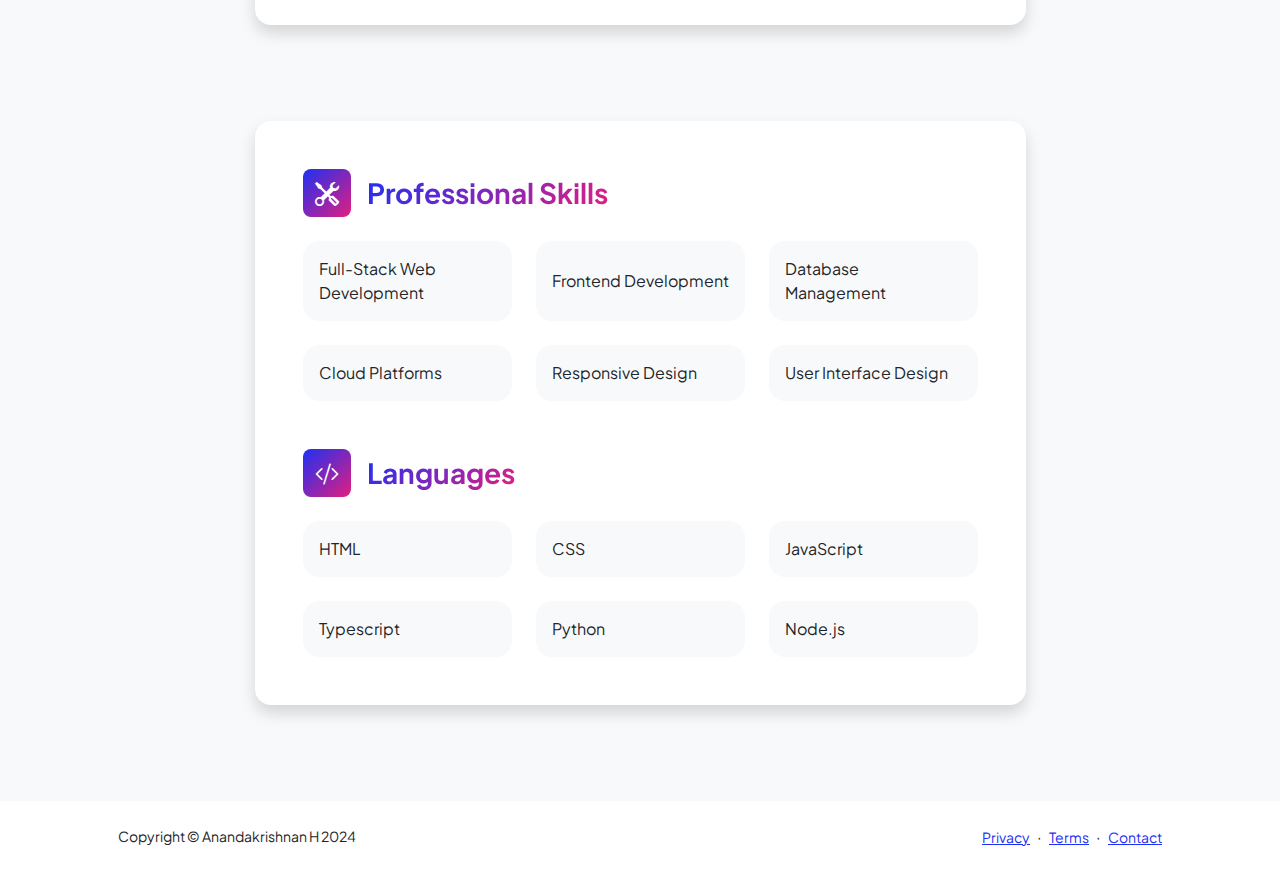
<file: resume.html>
<!DOCTYPE html>
<html lang="en">
    <head>
        <meta charset="utf-8" />
        <meta name="viewport" content="width=device-width, initial-scale=1, shrink-to-fit=no" />
        <meta name="description" content="" />
        <meta name="author" content="Anandakrishnan" />
        <title>Resume - Anandakrishnan</title>
        <!-- Favicon-->
        <link rel="icon" type="image/x-icon" href="assets/favicon.jpg" />
        <!-- Custom Google font-->
        <link rel="preconnect" href="https://fonts.googleapis.com" />
        <link rel="preconnect" href="https://fonts.gstatic.com" crossorigin />
        <link href="https://fonts.googleapis.com/css2?family=Plus+Jakarta+Sans:wght@100;200;300;400;500;600;700;800;900&amp;display=swap" rel="stylesheet" />
        <!-- Bootstrap icons-->
        <link href="https://cdn.jsdelivr.net/npm/bootstrap-icons@1.8.1/font/bootstrap-icons.css" rel="stylesheet" />
        <!-- Core theme CSS (includes Bootstrap)-->
        <link href="css/styles.css" rel="stylesheet" />
    </head>
    <body class="d-flex flex-column h-100 bg-light">
        <main class="flex-shrink-0">
            <!-- Navigation-->
            <nav class="navbar navbar-expand-lg navbar-light bg-white py-3">
                <div class="container px-5">
                    <a class="navbar-brand" href="index.html"><span class="fw-bolder text-primary">Anandakrishnan H</span></a>
                    <button class="navbar-toggler" type="button" data-bs-toggle="collapse" data-bs-target="#navbarSupportedContent" aria-controls="navbarSupportedContent" aria-expanded="false" aria-label="Toggle navigation"><span class="navbar-toggler-icon"></span></button>
                    <div class="collapse navbar-collapse" id="navbarSupportedContent">
                        <ul class="navbar-nav ms-auto mb-2 mb-lg-0 small fw-bolder">
                            <li class="nav-item"><a class="nav-link" href="index.html">Home</a></li>
                            <li class="nav-item"><a class="nav-link text-primary" href="resume.html">Resume</a></li>
                            <li class="nav-item"><a class="nav-link" href="projects.html">Projects</a></li>
                            <li class="nav-item"><a class="nav-link" href="contact.html">Contact</a></li>
                        </ul>
                    </div>
                </div>
            </nav>
            <!-- Page Content-->
            <div class="container px-5 my-5">
                <div class="text-center mb-5">
                    <h1 class="display-5 fw-bolder mb-0"><span class="text-gradient d-inline small-lg">Resume</span></h1>
                </div>
                <div class="row gx-5 justify-content-center">
                    <div class="col-lg-11 col-xl-9 col-xxl-8">
                        <!-- Experience Section-->
                        <section>
                            <div class="d-flex align-items-center justify-content-between mb-4">
                                <h2 class="text-primary fw-bolder mb-0">Experience</h2>
                                <!-- Download resume button-->
                                <!-- Note: Set the link href target to a PDF file within your project-->
                                <a class="btn btn-primary px-1 py-1  px-lg-2 py-lg-2 btn-custom" href="./assets/ANANDAKRISHNAN H - Resume.pdf" download>
                                    <div class="d-inline-block bi bi-download me-2"></div>
                                    Download Resume
                                </a>
                            </div>
                            <!-- Experience Card 1-->
                            <div class="card shadow border-0 rounded-4 mb-5">
                                <div class="card-body p-5">
                                    <div class="row align-items-center gx-5">
                                        <div class="col text-center text-lg-start mb-4 mb-lg-0">
                                            <div class="bg-light p-4 rounded-4">
                                                <div class="text-primary fw-bolder mb-2">2024 - Present</div>
                                                <div class="small fw-bolder">MEAN Stack Trainee</div>
                                                <div class="small text-muted">Brototype</div>
                                                <div class="small text-muted">Kochi, Ernakulam</div>
                                            </div>
                                        </div>
                                        <div class="col-lg-8"><div>As a MEAN Stack Trainee at Brototype in Kochi, I am enhancing my skills in building end-to-end web applications using MongoDB, Express.js, Angular, and Node.js. My training focuses on creating robust, scalable applications, following best practices in full-stack development.</div></div>
                                    </div>
                                </div>
                            </div>
                            <!-- Experience Card 2-->
                            <div class="card shadow border-0 rounded-4 mb-5">
                                <div class="card-body p-5">
                                    <div class="row align-items-center gx-5">
                                        <div class="col text-center text-lg-start mb-4 mb-lg-0">
                                            <div class="bg-light p-4 rounded-4">
                                                <div class="text-primary fw-bolder mb-2">2023 - 2024</div>
                                                <div class="small fw-bolder">Frontend Developer Trainee</div>
                                                <div class="small text-muted">Beinex</div>
                                                <div class="small text-muted">Kochi, Ernakulam</div>
                                            </div>
                                        </div>
                                        <div class="col-lg-8"><div>As a Frontend Developer Trainee at Beinex in Kochi, I gained hands-on experience in building dynamic and responsive user interfaces. I worked with HTML, CSS, JavaScript, and frameworks like Angular to create user-centric web applications. During my training, I collaborated with cross-functional teams to ensure seamless design implementation and optimized performance across various browsers and devices.</div></div>
                                    </div>
                                </div>
                            </div>
                        </section>
                        <!-- Education Section-->
                        <section>
                            <h2 class="text-secondary fw-bolder mb-4">Education</h2>
                            <!-- Education Card 1-->
                            <div class="card shadow border-0 rounded-4 mb-5">
                                <div class="card-body p-5">
                                    <div class="row align-items-center gx-5">
                                        <div class="col text-center text-lg-start mb-4 mb-lg-0">
                                            <div class="bg-light p-4 rounded-4">
                                                <div class="text-secondary fw-bolder mb-2">2022 - 2024</div>
                                                <div class="mb-2">
                                                    <div class="small fw-bolder">KVM College</div>
                                                    <div class="small text-muted">Cherthala, Alappuzha</div>
                                                </div>
                                                <div class="fst-italic">
                                                    <div class="small text-muted">Masters</div>
                                                    <div class="small text-muted">Computer Application</div>
                                                </div>
                                            </div>
                                        </div>
                                        <div class="col-lg-8"><div>Completed my Master's in Computer Applications (MCA) at KVM College, Cherthala, Alappuzha, from 2022 to 2024. During this period, I gained in-depth knowledge of computer science principles, software development, data structures, algorithms, and various programming languages.</div></div>
                                    </div>
                                </div>
                            </div>
                            <!-- Education Card 2-->
                            <div class="card shadow border-0 rounded-4 mb-5">
                                <div class="card-body p-5">
                                    <div class="row align-items-center gx-5">
                                        <div class="col text-center text-lg-start mb-4 mb-lg-0">
                                            <div class="bg-light p-4 rounded-4">
                                                <div class="text-secondary fw-bolder mb-2">2011 - 2015</div>
                                                <div class="mb-2">
                                                    <div class="small fw-bolder">Kerala University</div>
                                                    <div class="small text-muted">Thiruvananthapuram</div>
                                                </div>
                                                <div class="fst-italic">
                                                    <div class="small text-muted">BA</div>
                                                    <div class="small text-muted">English & Communicative English</div>
                                                </div>
                                            </div>
                                        </div>
                                        <div class="col-lg-8"><div>Completed my Bachelor’s degree in English and Communicative English from Kerala University, Thiruvananthapuram, from 2011 to 2015. The program enhanced my communication skills, both written and verbal, while also providing a deep understanding of literature, linguistics, and modern language theories.</div></div>
                                    </div>
                                </div>
                            </div>
                        </section>
                        <!-- Divider-->
                        <div class="pb-5"></div>
                        <!-- Skills Section-->
                        <section>
                            <!-- Skillset Card-->
                            <div class="card shadow border-0 rounded-4 mb-5">
                                <div class="card-body p-5">
                                    <!-- Professional skills list-->
                                    <div class="mb-5">
                                        <div class="d-flex align-items-center mb-4">
                                            <div class="feature bg-primary bg-gradient-primary-to-secondary text-white rounded-3 me-3"><i class="bi bi-tools"></i></div>
                                            <h3 class="fw-bolder mb-0"><span class="text-gradient d-inline">Professional Skills</span></h3>
                                        </div>
                                        <div class="row row-cols-1 row-cols-md-3 mb-4">
                                            <div class="col mb-4 mb-md-0"><div class="d-flex align-items-center bg-light rounded-4 p-3 h-100">Full-Stack Web Development</div></div>
                                            <div class="col mb-4 mb-md-0"><div class="d-flex align-items-center bg-light rounded-4 p-3 h-100">Frontend Development</div></div>
                                            <div class="col"><div class="d-flex align-items-center bg-light rounded-4 p-3 h-100">Database Management</div></div>
                                        </div>
                                        <div class="row row-cols-1 row-cols-md-3">
                                            <div class="col mb-4 mb-md-0"><div class="d-flex align-items-center bg-light rounded-4 p-3 h-100">Cloud Platforms</div></div>
                                            <div class="col mb-4 mb-md-0"><div class="d-flex align-items-center bg-light rounded-4 p-3 h-100">Responsive Design</div></div>
                                            <div class="col"><div class="d-flex align-items-center bg-light rounded-4 p-3 h-100">User Interface Design</div></div>
                                        </div>
                                    </div>
                                    <!-- Languages list-->
                                    <div class="mb-0">
                                        <div class="d-flex align-items-center mb-4">
                                            <div class="feature bg-primary bg-gradient-primary-to-secondary text-white rounded-3 me-3"><i class="bi bi-code-slash"></i></div>
                                            <h3 class="fw-bolder mb-0"><span class="text-gradient d-inline">Languages</span></h3>
                                        </div>
                                        <div class="row row-cols-1 row-cols-md-3 mb-4">
                                            <div class="col mb-4 mb-md-0"><div class="d-flex align-items-center bg-light rounded-4 p-3 h-100">HTML</div></div>
                                            <div class="col mb-4 mb-md-0"><div class="d-flex align-items-center bg-light rounded-4 p-3 h-100">CSS</div></div>
                                            <div class="col"><div class="d-flex align-items-center bg-light rounded-4 p-3 h-100">JavaScript</div></div>
                                        </div>
                                        <div class="row row-cols-1 row-cols-md-3">
                                            <div class="col mb-4 mb-md-0"><div class="d-flex align-items-center bg-light rounded-4 p-3 h-100">Typescript</div></div>
                                            <div class="col mb-4 mb-md-0"><div class="d-flex align-items-center bg-light rounded-4 p-3 h-100">Python</div></div>
                                            <div class="col"><div class="d-flex align-items-center bg-light rounded-4 p-3 h-100">Node.js</div></div>
                                        </div>
                                    </div>
                                </div>
                            </div>
                        </section>
                    </div>
                </div>
            </div>
        </main>
        <!-- Footer-->
        <footer class="bg-white py-4 mt-auto">
            <div class="container px-5">
                <div class="row align-items-center justify-content-between flex-column flex-sm-row">
                    <div class="col-auto"><div class="small m-0">Copyright &copy; Anandakrishnan H 2024</div></div>
                    <div class="col-auto">
                        <a class="small" href="privacy.html">Privacy</a>
                        <span class="mx-1">&middot;</span>
                        <a class="small" href="terms.html">Terms</a>
                        <span class="mx-1">&middot;</span>
                        <a class="small" href="contact.html">Contact</a>
                    </div>
                </div>
            </div>
        </footer>
        <!-- Bootstrap core JS-->
        <script src="https://cdn.jsdelivr.net/npm/bootstrap@5.2.3/dist/js/bootstrap.bundle.min.js"></script>
        <!-- Core theme JS-->
    </body>
</html>
</file>
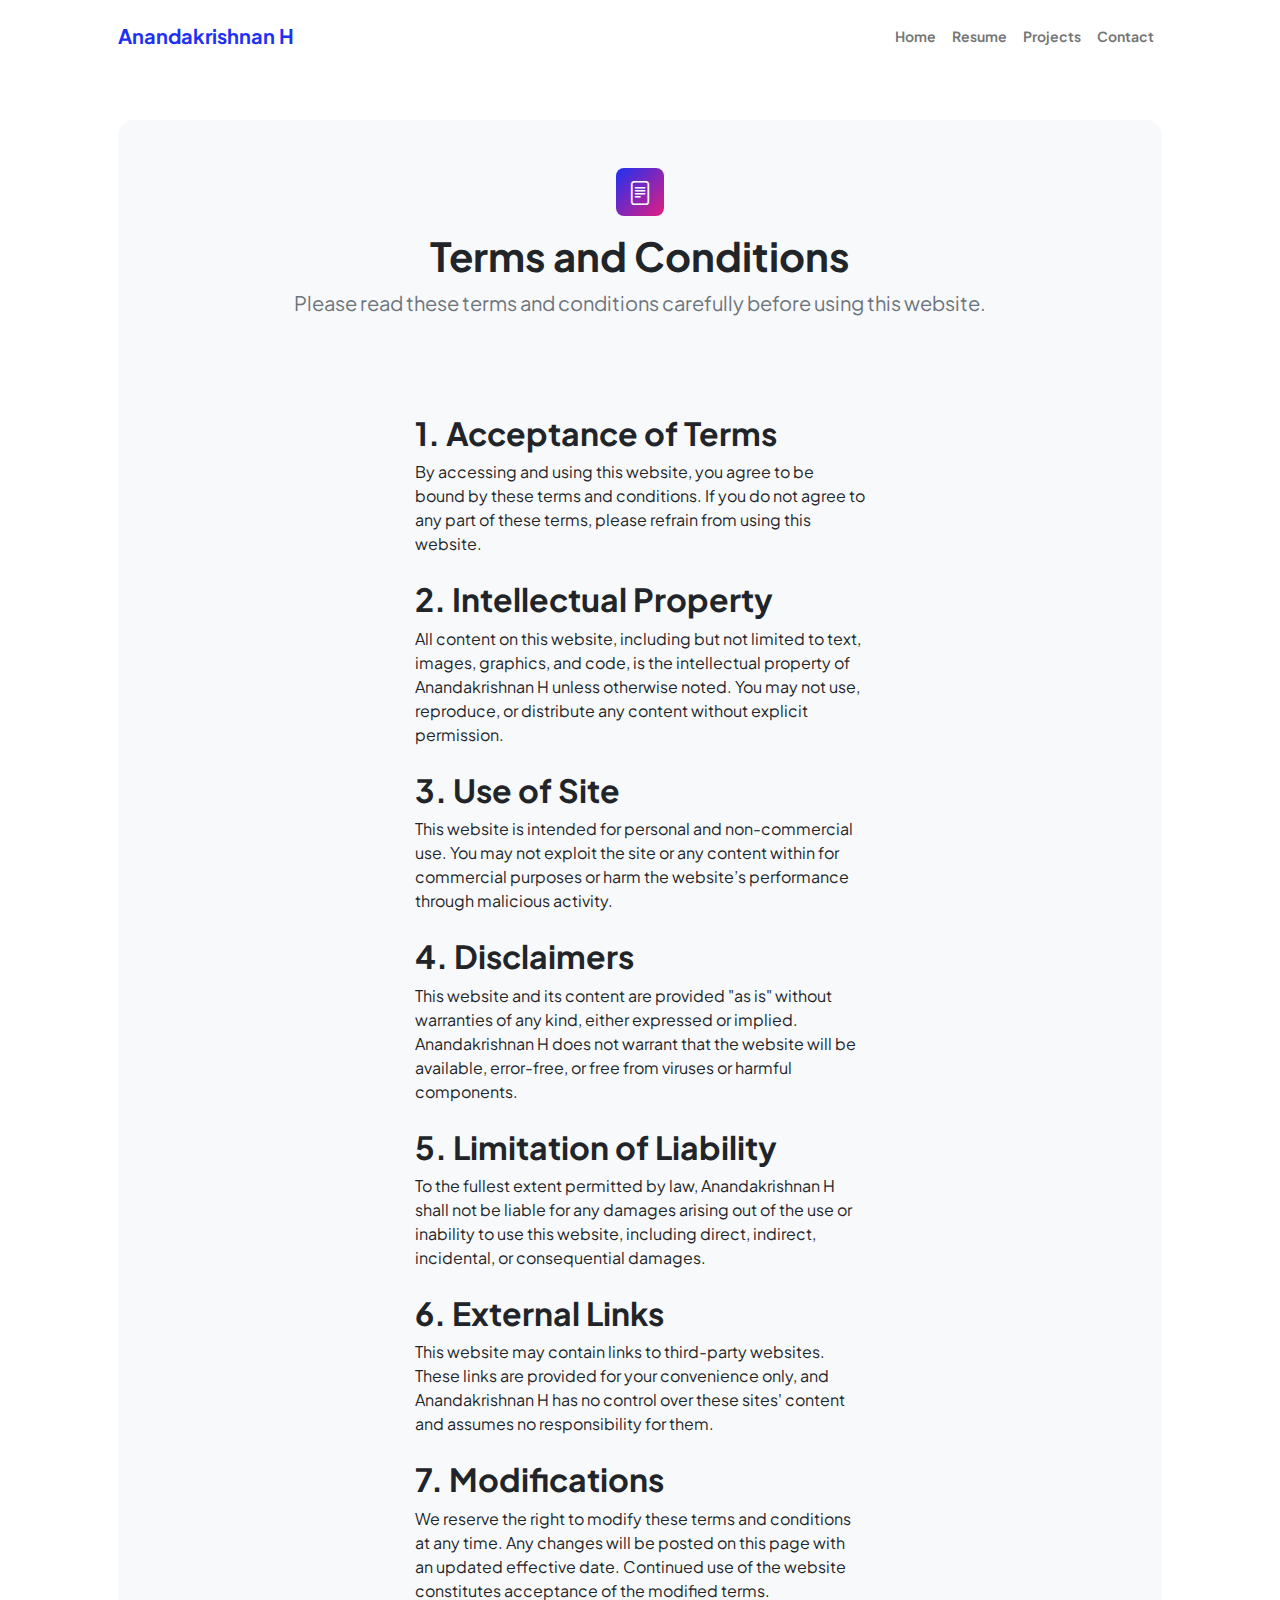
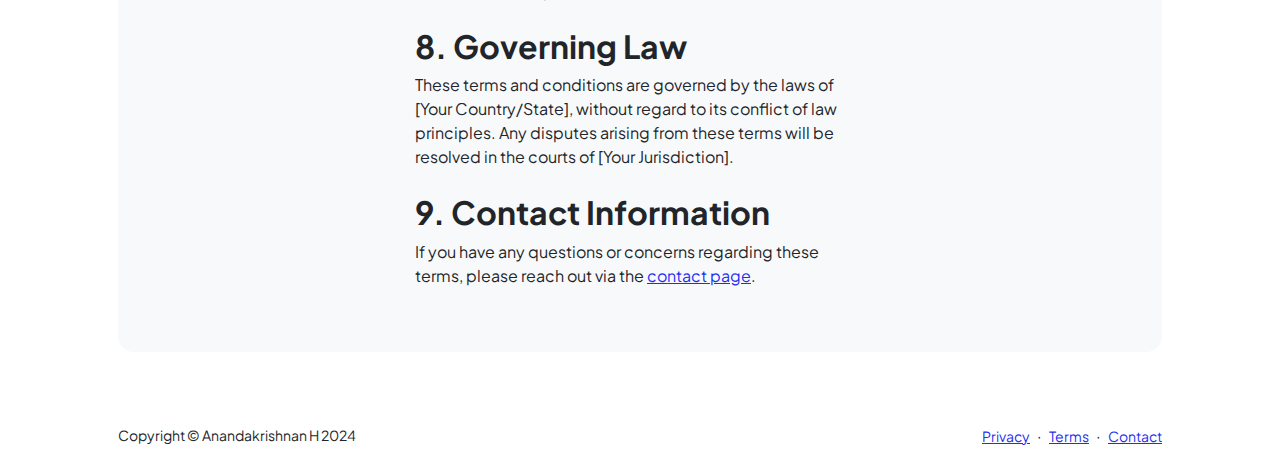
<file: terms.html>
<!DOCTYPE html>
<html lang="en">
    <head>
        <meta charset="utf-8" />
        <meta name="viewport" content="width=device-width, initial-scale=1, shrink-to-fit=no" />
        <meta name="description" content="Terms and Conditions" />
        <meta name="author" content="Anandakrishnan H" />
        <title>Terms and Conditions - Anandakrishnan</title>
        <!-- Favicon-->
        <link rel="icon" type="image/x-icon" href="assets/favicon.jpg" />
        <!-- Custom Google font-->
        <link rel="preconnect" href="https://fonts.googleapis.com" />
        <link rel="preconnect" href="https://fonts.gstatic.com" crossorigin />
        <link href="https://fonts.googleapis.com/css2?family=Plus+Jakarta+Sans:wght@100;200;300;400;500;600;700;800;900&amp;display=swap" rel="stylesheet" />
        <!-- Bootstrap icons-->
        <link href="https://cdn.jsdelivr.net/npm/bootstrap-icons@1.8.1/font/bootstrap-icons.css" rel="stylesheet" />
        <!-- Core theme CSS (includes Bootstrap)-->
        <link href="css/styles.css" rel="stylesheet" />
    </head>
    <body class="d-flex flex-column">
        <main class="flex-shrink-0">
            <!-- Navigation-->
            <nav class="navbar navbar-expand-lg navbar-light bg-white py-3">
                <div class="container px-5">
                    <a class="navbar-brand" href="index.html"><span class="fw-bolder text-primary">Anandakrishnan H</span></a>
                    <button class="navbar-toggler" type="button" data-bs-toggle="collapse" data-bs-target="#navbarSupportedContent" aria-controls="navbarSupportedContent" aria-expanded="false" aria-label="Toggle navigation"><span class="navbar-toggler-icon"></span></button>
                    <div class="collapse navbar-collapse" id="navbarSupportedContent">
                        <ul class="navbar-nav ms-auto mb-2 mb-lg-0 small fw-bolder">
                            <li class="nav-item"><a class="nav-link" href="index.html">Home</a></li>
                            <li class="nav-item"><a class="nav-link" href="resume.html">Resume</a></li>
                            <li class="nav-item"><a class="nav-link" href="projects.html">Projects</a></li>
                            <li class="nav-item"><a class="nav-link" href="contact.html">Contact</a></li>
                        </ul>
                    </div>
                </div>
            </nav>
            <!-- Page content-->
            <section class="py-5">
                <div class="container px-5">
                    <div class="bg-light rounded-4 py-5 px-4 px-md-5">
                        <div class="text-center mb-5">
                            <div class="feature bg-primary bg-gradient-primary-to-secondary text-white rounded-3 mb-3"><i class="bi bi-file-text"></i></div>
                            <h1 class="fw-bolder">Terms and Conditions</h1>
                            <p class="lead fw-normal text-muted mb-0">Please read these terms and conditions carefully before using this website.</p>
                        </div>
                        <div class="row gx-5 justify-content-center">
                            <div class="col-lg-8 col-xl-6">
                                <h2 class="fw-bolder mt-5">1. Acceptance of Terms</h2>
                                <p>By accessing and using this website, you agree to be bound by these terms and conditions. If you do not agree to any part of these terms, please refrain from using this website.</p>

                                <h2 class="fw-bolder mt-4">2. Intellectual Property</h2>
                                <p>All content on this website, including but not limited to text, images, graphics, and code, is the intellectual property of Anandakrishnan H unless otherwise noted. You may not use, reproduce, or distribute any content without explicit permission.</p>

                                <h2 class="fw-bolder mt-4">3. Use of Site</h2>
                                <p>This website is intended for personal and non-commercial use. You may not exploit the site or any content within for commercial purposes or harm the website’s performance through malicious activity.</p>

                                <h2 class="fw-bolder mt-4">4. Disclaimers</h2>
                                <p>This website and its content are provided "as is" without warranties of any kind, either expressed or implied. Anandakrishnan H does not warrant that the website will be available, error-free, or free from viruses or harmful components.</p>

                                <h2 class="fw-bolder mt-4">5. Limitation of Liability</h2>
                                <p>To the fullest extent permitted by law, Anandakrishnan H shall not be liable for any damages arising out of the use or inability to use this website, including direct, indirect, incidental, or consequential damages.</p>

                                <h2 class="fw-bolder mt-4">6. External Links</h2>
                                <p>This website may contain links to third-party websites. These links are provided for your convenience only, and Anandakrishnan H has no control over these sites' content and assumes no responsibility for them.</p>

                                <h2 class="fw-bolder mt-4">7. Modifications</h2>
                                <p>We reserve the right to modify these terms and conditions at any time. Any changes will be posted on this page with an updated effective date. Continued use of the website constitutes acceptance of the modified terms.</p>

                                <h2 class="fw-bolder mt-4">8. Governing Law</h2>
                                <p>These terms and conditions are governed by the laws of [Your Country/State], without regard to its conflict of law principles. Any disputes arising from these terms will be resolved in the courts of [Your Jurisdiction].</p>

                                <h2 class="fw-bolder mt-4">9. Contact Information</h2>
                                <p>If you have any questions or concerns regarding these terms, please reach out via the <a href="contact.html">contact page</a>.</p>
                            </div>
                        </div>
                    </div>
                </div>
            </section>
        </main>
        <!-- Footer-->
        <footer class="bg-white py-4 mt-auto">
            <div class="container px-5">
                <div class="row align-items-center justify-content-between flex-column flex-sm-row">
                    <div class="col-auto"><div class="small m-0">Copyright &copy; Anandakrishnan H 2024</div></div>
                    <div class="col-auto">
                        <a class="small" href="privacy.html">Privacy</a>
                        <span class="mx-1">&middot;</span>
                        <a class="small" href="terms.html">Terms</a>
                        <span class="mx-1">&middot;</span>
                        <a class="small" href="contact.html">Contact</a>
                    </div>
                </div>
            </div>
        </footer>
        <!-- Bootstrap core JS-->
        <script src="https://cdn.jsdelivr.net/npm/bootstrap@5.2.3/dist/js/bootstrap.bundle.min.js"></script>
        <!-- Core theme JS-->
    </body>
</html>
</file>
